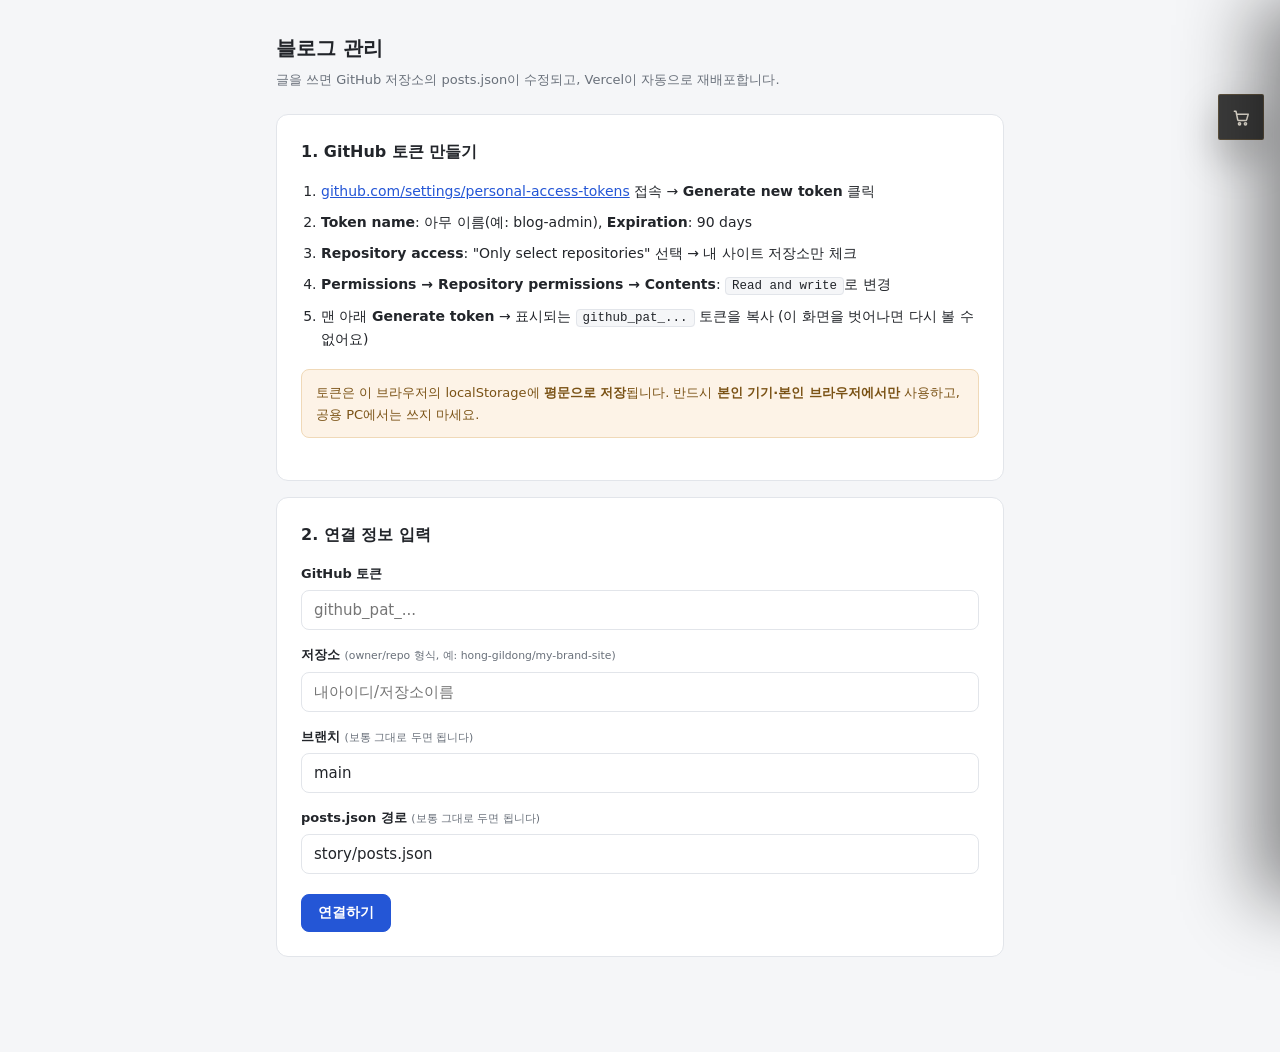
<file: story/admin.html>
<!DOCTYPE html>
<html lang="ko">
<head>
<meta charset="UTF-8">
<meta name="viewport" content="width=device-width, initial-scale=1">
<meta name="robots" content="noindex, nofollow">
<title>블로그 관리</title>
<link rel="icon" href="../assets/favicon.svg" type="image/svg+xml">
<style>
:root{
  --a-bg:#f5f6f8; --a-panel:#ffffff; --a-ink:#22252a; --a-sub:#69707a;
  --a-line:#e2e5ea; --a-brand:#2456d6; --a-danger:#c0392b; --a-ok:#1e7e46;
}
*{margin:0;padding:0;box-sizing:border-box}
body{background:var(--a-bg);color:var(--a-ink);line-height:1.65;
  font-family:system-ui,-apple-system,'Apple SD Gothic Neo','Malgun Gothic',sans-serif;
  font-size:15px;min-height:100vh}
.wrap{max-width:760px;margin:0 auto;padding:32px 16px 80px}
h1{font-size:20px;font-weight:700;margin-bottom:4px}
.sub{color:var(--a-sub);font-size:13px;margin-bottom:24px}
.panel{background:var(--a-panel);border:1px solid var(--a-line);border-radius:12px;
  padding:24px;margin-bottom:16px}
.panel h2{font-size:16px;margin-bottom:14px}
ol.guide{margin:0 0 18px 20px;font-size:14px;color:var(--a-ink)}
ol.guide li{margin-bottom:8px}
ol.guide code{background:var(--a-bg);border:1px solid var(--a-line);border-radius:4px;
  padding:1px 6px;font-size:12.5px;word-break:break-all}
.warn{background:#fdf3e7;border:1px solid #f0d9b8;color:#7a5215;border-radius:8px;
  padding:12px 14px;font-size:13px;margin-bottom:18px}
label{display:block;font-size:13px;font-weight:600;margin:14px 0 6px}
label small{font-weight:400;color:var(--a-sub)}
input[type=text],input[type=password],input[type=date],textarea{
  width:100%;border:1px solid var(--a-line);border-radius:8px;padding:10px 12px;
  font-size:15px;font-family:inherit;background:#fff;color:var(--a-ink)}
input:focus,textarea:focus{outline:2px solid color-mix(in srgb,var(--a-brand) 35%,transparent);
  border-color:var(--a-brand)}
textarea{min-height:260px;resize:vertical;line-height:1.7}
.btn{display:inline-block;border:1px solid var(--a-line);background:#fff;color:var(--a-ink);
  border-radius:8px;padding:9px 16px;font-size:14px;font-weight:600;cursor:pointer;
  font-family:inherit}
.btn:hover{background:var(--a-bg)}
.btn.primary{background:var(--a-brand);border-color:var(--a-brand);color:#fff}
.btn.primary:hover{filter:brightness(1.08)}
.btn.danger{color:var(--a-danger)}
.btn.small{padding:5px 10px;font-size:12.5px;font-weight:500}
.btn:disabled{opacity:.5;cursor:default}
.row-actions{display:flex;gap:8px;margin-top:20px;flex-wrap:wrap}
.status{margin:14px 0 0;padding:11px 14px;border-radius:8px;font-size:13.5px;display:none}
.status.show{display:block}
.status.info{background:#eef3fd;color:#1d3f8f;border:1px solid #ccdaf6}
.status.ok{background:#e9f6ee;color:var(--a-ok);border:1px solid #c4e5d1}
.status.err{background:#fdeeec;color:var(--a-danger);border:1px solid #f2cdc7;white-space:pre-line}
.topbar{display:flex;justify-content:space-between;align-items:flex-start;gap:12px;
  flex-wrap:wrap;margin-bottom:20px}
.repo-chip{font-size:12.5px;color:var(--a-sub);background:var(--a-panel);
  border:1px solid var(--a-line);border-radius:999px;padding:4px 12px}
.tbl-wrap{overflow-x:auto}
table{width:100%;border-collapse:collapse;font-size:14px}
th,td{text-align:left;padding:11px 10px;border-bottom:1px solid var(--a-line);
  vertical-align:middle}
th{font-size:12px;color:var(--a-sub);font-weight:600;letter-spacing:.03em}
td.title-cell{font-weight:600;max-width:280px}
td .date{color:var(--a-sub);font-size:13px;white-space:nowrap}
td.ops{white-space:nowrap;text-align:right}
.empty-row td{color:var(--a-sub);text-align:center;padding:32px 10px}
.help{background:var(--a-bg);border:1px solid var(--a-line);border-radius:8px;
  padding:10px 14px;font-size:12.5px;color:var(--a-sub);margin-top:8px;line-height:1.8}
.help code{background:#fff;border:1px solid var(--a-line);border-radius:4px;padding:0 5px}
.hidden{display:none}
a.plain{color:var(--a-brand)}
@media (max-width:520px){
  .panel{padding:18px 14px}
  td.title-cell{max-width:150px}
}
</style>
<link rel="stylesheet" href="../assets/cart.css">
</head>
<body>
<div class="wrap">
  <h1>블로그 관리</h1>
  <p class="sub">글을 쓰면 GitHub 저장소의 posts.json이 수정되고, Vercel이 자동으로 재배포합니다.</p>

  <!-- ===== 연결 화면 ===== -->
  <section id="view-connect" class="hidden">
    <div class="panel">
      <h2>1. GitHub 토큰 만들기</h2>
      <ol class="guide">
        <li><a class="plain" href="https://github.com/settings/personal-access-tokens" target="_blank" rel="noopener">github.com/settings/personal-access-tokens</a> 접속 → <strong>Generate new token</strong> 클릭</li>
        <li><strong>Token name</strong>: 아무 이름(예: blog-admin), <strong>Expiration</strong>: 90 days</li>
        <li><strong>Repository access</strong>: "Only select repositories" 선택 → 내 사이트 저장소만 체크</li>
        <li><strong>Permissions → Repository permissions → Contents</strong>: <code>Read and write</code>로 변경</li>
        <li>맨 아래 <strong>Generate token</strong> → 표시되는 <code>github_pat_...</code> 토큰을 복사 (이 화면을 벗어나면 다시 볼 수 없어요)</li>
      </ol>
      <div class="warn">토큰은 이 브라우저의 localStorage에 <strong>평문으로 저장</strong>됩니다. 반드시 <strong>본인 기기·본인 브라우저에서만</strong> 사용하고, 공용 PC에서는 쓰지 마세요.</div>
    </div>
    <div class="panel">
      <h2>2. 연결 정보 입력</h2>
      <form id="connect-form">
        <label>GitHub 토큰</label>
        <input type="password" id="c-token" placeholder="github_pat_..." autocomplete="off" required>
        <label>저장소 <small>(owner/repo 형식, 예: hong-gildong/my-brand-site)</small></label>
        <input type="text" id="c-repo" placeholder="내아이디/저장소이름" autocomplete="off" required>
        <label>브랜치 <small>(보통 그대로 두면 됩니다)</small></label>
        <input type="text" id="c-branch" value="main" autocomplete="off">
        <label>posts.json 경로 <small>(보통 그대로 두면 됩니다)</small></label>
        <input type="text" id="c-path" value="story/posts.json" autocomplete="off">
        <div class="row-actions">
          <button type="submit" class="btn primary">연결하기</button>
        </div>
      </form>
      <div id="connect-status" class="status"></div>
    </div>
  </section>

  <!-- ===== 목록 화면 ===== -->
  <section id="view-list" class="hidden">
    <div class="topbar">
      <span class="repo-chip" id="repo-chip"></span>
      <div style="display:flex;gap:8px;flex-wrap:wrap">
        <a class="btn small" href="../index.html" id="open-blog">내 블로그 열기</a>
        <button class="btn small" id="btn-reload">새로고침</button>
        <button class="btn small danger" id="btn-disconnect">연결 해제</button>
      </div>
    </div>
    <div class="panel">
      <div style="display:flex;justify-content:space-between;align-items:center;margin-bottom:14px">
        <h2 style="margin:0">글 목록</h2>
        <button class="btn primary" id="btn-new">새 글 쓰기</button>
      </div>
      <div class="tbl-wrap">
        <table>
          <thead><tr><th>제목</th><th>날짜</th><th style="text-align:right">관리</th></tr></thead>
          <tbody id="post-rows"></tbody>
        </table>
      </div>
      <div id="list-status" class="status"></div>
    </div>
  </section>

  <!-- ===== 편집 화면 ===== -->
  <section id="view-edit" class="hidden">
    <div class="panel">
      <h2 id="edit-heading">새 글 쓰기</h2>
      <form id="edit-form">
        <label>제목</label>
        <input type="text" id="f-title" required>
        <label>날짜</label>
        <input type="date" id="f-date" required>
        <label>요약 <small>(목록 카드에 보이는 한두 문장)</small></label>
        <input type="text" id="f-summary">
        <label>태그 <small>(콤마로 구분, 예: 브랜드, 신제품)</small></label>
        <input type="text" id="f-tags">
        <label>본문</label>
        <textarea id="f-body" required></textarea>
        <label>작성자 <small>(검색·AI 신뢰 신호. 예: 홍길동 · ○○ 대표)</small></label>
        <input type="text" id="f-author">
        <label>FAQ <small>(선택. 한 줄에 하나, <code>질문 | 답</code> 형식 — 글 끝에 접이식으로 붙고 FAQ 구조화 데이터가 됩니다)</small></label>
        <textarea id="f-faq" rows="3" placeholder="무기자차는 왜 하얗게 뜨나요? | 산화아연·이산화티탄 입자가 빛을 반사해서입니다. 얇게 여러 번 펴 바르면 줄어듭니다."></textarea>
        <label>참고·출처 <small>(선택. 한 줄에 하나, <code>제목 | URL</code> 형식)</small></label>
        <textarea id="f-sources" rows="2" placeholder="식약처 기능성화장품 안내 | https://..."></textarea>
        <div class="help">
          본문 작성 규칙 (이것만 지원해요)<br>
          &bull; 문단 나누기: 빈 줄 한 줄<br>
          &bull; 소제목: 줄 맨 앞에 <code>## </code><br>
          &bull; 목록: 줄 맨 앞에 <code>- </code>
        </div>
        <div class="row-actions">
          <button type="submit" class="btn primary" id="btn-save">저장</button>
          <button type="button" class="btn" id="btn-cancel">취소</button>
        </div>
      </form>
      <div id="edit-status" class="status"></div>
    </div>
  </section>
</div>

<script>
(function(){
  'use strict';
  var LS_KEY = 'blogAdminConfig';
  var API = 'https://api.github.com';
  var config = null;      // {token, repo, branch, path}
  var posts = [];         // 현재 posts 배열
  var currentSha = null;  // posts.json의 현재 sha
  var editingId = null;   // 수정 중인 글 id (새 글이면 null)

  // ---------- 유틸 ----------
  function $(id){ return document.getElementById(id); }
  function show(id){ ['view-connect','view-list','view-edit'].forEach(function(v){
    $(v).classList.toggle('hidden', v !== id); }); window.scrollTo(0,0); }
  function setStatus(id, type, msg){
    var n = $(id);
    n.className = 'status show ' + type;
    n.textContent = msg;
  }
  function clearStatus(id){ $(id).className = 'status'; $(id).textContent=''; }

  // 유니코드 안전 base64
  function b64encode(str){
    var bytes = new TextEncoder().encode(str), bin = '';
    for (var i = 0; i < bytes.length; i++) bin += String.fromCharCode(bytes[i]);
    return btoa(bin);
  }
  function b64decode(b64){
    var bin = atob(b64.replace(/\s/g,'')), bytes = new Uint8Array(bin.length);
    for (var i = 0; i < bin.length; i++) bytes[i] = bin.charCodeAt(i);
    return new TextDecoder().decode(bytes);
  }

  function slugify(title){
    var s = String(title).toLowerCase()
      .replace(/[^a-z0-9가-힣]+/g, '-')
      .replace(/^-+|-+$/g, '')
      .slice(0, 40);
    return (s || 'post') + '-' + Date.now().toString(36);
  }

  function today(){
    var d = new Date();
    return d.getFullYear() + '-' + String(d.getMonth()+1).padStart(2,'0') + '-' +
      String(d.getDate()).padStart(2,'0');
  }

  // ---------- GitHub API ----------
  function gh(method, urlPath, body){
    return fetch(API + urlPath, {
      method: method,
      headers: {
        'Authorization': 'Bearer ' + config.token,
        'Accept': 'application/vnd.github+json',
        'X-GitHub-Api-Version': '2022-11-28'
      },
      body: body ? JSON.stringify(body) : undefined
    });
  }

  function contentsPath(){
    return '/repos/' + config.repo + '/contents/' +
      config.path.split('/').map(encodeURIComponent).join('/');
  }

  function friendlyError(status, detail){
    if (status === 401) return '토큰이 올바르지 않거나 만료되었습니다. 연결 해제 후 새 토큰으로 다시 연결해 주세요.';
    if (status === 403) return '권한이 없습니다. 토큰의 Repository access에 이 저장소가 포함되어 있고, Contents 권한이 Read and write인지 확인해 주세요.';
    if (status === 404) return '파일을 찾을 수 없습니다. 저장소 이름(owner/repo), 브랜치, posts.json 경로를 확인해 주세요.';
    return 'GitHub 오류 (' + status + ')' + (detail ? '\n' + detail : '');
  }

  function loadPosts(){
    return gh('GET', contentsPath() + '?ref=' + encodeURIComponent(config.branch))
      .then(function(r){
        if (!r.ok) return r.json().catch(function(){return {};}).then(function(j){
          throw new Error(friendlyError(r.status, j.message));
        });
        return r.json();
      })
      .then(function(j){
        currentSha = j.sha;
        var parsed;
        try { parsed = JSON.parse(b64decode(j.content)); }
        catch(e){ throw new Error('posts.json 파싱에 실패했습니다. 파일이 올바른 JSON인지 확인해 주세요.'); }
        posts = Array.isArray(parsed) ? parsed : [];
        return posts;
      });
  }

  // newPosts 저장. 409/sha 불일치 시 1회 재로드 후 재시도.
  function savePosts(newPosts, message, isRetry){
    var body = {
      message: message,
      content: b64encode(JSON.stringify(newPosts, null, 2) + '\n'),
      sha: currentSha,
      branch: config.branch
    };
    return gh('PUT', contentsPath(), body).then(function(r){
      if (r.ok) return r.json().then(function(j){
        currentSha = j.content && j.content.sha;
        posts = newPosts;
      });
      return r.json().catch(function(){return {};}).then(function(j){
        var conflict = r.status === 409 ||
          (r.status === 422 && /sha/i.test(j.message || ''));
        if (conflict && !isRetry){
          // 원격이 먼저 바뀜: 재로드 후 1회 재시도 (내 변경을 최신 상태 위에 다시 적용해야 하므로
          // 여기서는 sha만 새로 받아 같은 내용으로 재시도)
          return loadPosts().then(function(){
            return savePosts(newPosts, message, true);
          });
        }
        throw new Error(friendlyError(r.status, j.message));
      });
    });
  }

  // ---------- 화면: 연결 ----------
  $('connect-form').addEventListener('submit', function(e){
    e.preventDefault();
    var repo = $('c-repo').value.trim().replace(/^https?:\/\/github\.com\//,'').replace(/\/+$/,'');
    var cfg = {
      token: $('c-token').value.trim(),
      repo: repo,
      branch: $('c-branch').value.trim() || 'main',
      path: $('c-path').value.trim().replace(/^\/+/,'') || 'story/posts.json'
    };
    if (!/^[^\/\s]+\/[^\/\s]+$/.test(cfg.repo)){
      setStatus('connect-status','err','저장소는 owner/repo 형식으로 입력해 주세요. (예: hong-gildong/my-site)');
      return;
    }
    config = cfg;
    setStatus('connect-status','info','연결 확인 중...');
    loadPosts().then(function(){
      localStorage.setItem(LS_KEY, JSON.stringify(cfg));
      clearStatus('connect-status');
      renderList();
      show('view-list');
    }).catch(function(err){
      config = null;
      setStatus('connect-status','err', err.message);
    });
  });

  // ---------- 화면: 목록 ----------
  function renderList(){
    $('repo-chip').textContent = config.repo + ' · ' + config.branch + ' · ' + config.path;
    var tbody = $('post-rows');
    tbody.textContent = '';
    var sorted = posts.slice().sort(function(a,b){
      return String(b.date||'').localeCompare(String(a.date||''));
    });
    if (sorted.length === 0){
      var tr = document.createElement('tr');
      tr.className = 'empty-row';
      var td = document.createElement('td');
      td.colSpan = 3;
      td.textContent = '아직 글이 없습니다. 첫 글을 써보세요.';
      tr.appendChild(td);
      tbody.appendChild(tr);
      return;
    }
    sorted.forEach(function(p){
      var tr = document.createElement('tr');
      var tdT = document.createElement('td');
      tdT.className = 'title-cell';
      tdT.textContent = String(p.title || '(제목 없음)');
      var tdD = document.createElement('td');
      var span = document.createElement('span');
      span.className = 'date';
      span.textContent = String(p.date || '');
      tdD.appendChild(span);
      var tdO = document.createElement('td');
      tdO.className = 'ops';
      var bE = document.createElement('button');
      bE.className = 'btn small'; bE.type = 'button'; bE.textContent = '수정';
      bE.addEventListener('click', function(){ openEdit(p.id); });
      var bD = document.createElement('button');
      bD.className = 'btn small danger'; bD.type = 'button'; bD.textContent = '삭제';
      bD.style.marginLeft = '6px';
      bD.addEventListener('click', function(){ removePost(p); });
      tdO.appendChild(bE); tdO.appendChild(bD);
      tr.appendChild(tdT); tr.appendChild(tdD); tr.appendChild(tdO);
      tbody.appendChild(tr);
    });
  }

  $('btn-reload').addEventListener('click', function(){
    setStatus('list-status','info','불러오는 중...');
    loadPosts().then(function(){ clearStatus('list-status'); renderList(); })
      .catch(function(err){ setStatus('list-status','err', err.message); });
  });

  $('btn-disconnect').addEventListener('click', function(){
    if (!confirm('연결을 해제할까요? 저장된 토큰과 설정이 이 브라우저에서 삭제됩니다.')) return;
    localStorage.removeItem(LS_KEY);
    config = null; posts = []; currentSha = null;
    $('c-token').value = '';
    show('view-connect');
  });

  function removePost(p){
    if (!confirm('"' + String(p.title||'') + '" 글을 삭제할까요? 되돌릴 수 없습니다.')) return;
    var newPosts = posts.filter(function(x){ return x.id !== p.id; });
    setStatus('list-status','info','삭제하는 중...');
    savePosts(newPosts, 'post: 삭제 - ' + String(p.title||p.id))
      .then(function(){
        renderList();
        setStatus('list-status','ok','삭제 완료 — Vercel이 1~2분 안에 자동 재배포합니다.');
      })
      .catch(function(err){ setStatus('list-status','err', err.message); });
  }

  // ---------- 화면: 편집 ----------
  function openEdit(id){
    editingId = id || null;
    clearStatus('edit-status');
    var p = null;
    if (id) posts.forEach(function(x){ if (x.id === id) p = x; });
    $('edit-heading').textContent = p ? '글 수정' : '새 글 쓰기';
    $('f-title').value = p ? String(p.title||'') : '';
    $('f-date').value = p ? String(p.date||today()) : today();
    $('f-summary').value = p ? String(p.summary||'') : '';
    $('f-tags').value = p && Array.isArray(p.tags) ? p.tags.join(', ') : '';
    $('f-body').value = p ? String(p.body||'') : '';
    $('f-author').value = p ? String(p.author||'') : (localStorage.getItem('blog-author') || '');
    $('f-faq').value = p && Array.isArray(p.faq) ? p.faq.map(function(f){ return (f.q||'') + ' | ' + (f.a||''); }).join('\n') : '';
    $('f-sources').value = p && Array.isArray(p.sources) ? p.sources.map(function(s){ return (s.title||'') + (s.url ? ' | ' + s.url : ''); }).join('\n') : '';
    show('view-edit');
  }

  $('btn-new').addEventListener('click', function(){ openEdit(null); });
  $('btn-cancel').addEventListener('click', function(){ show('view-list'); });

  $('edit-form').addEventListener('submit', function(e){
    e.preventDefault();
    var title = $('f-title').value.trim();
    var prev = null;
    if (editingId) posts.forEach(function(x){ if (x.id === editingId) prev = x; });
    function pairs(text, k1, k2){
      return text.split('\n').map(function(l){ return l.trim(); }).filter(Boolean).map(function(l){
        var i = l.indexOf('|'); var o = {};
        o[k1] = (i < 0 ? l : l.slice(0, i)).trim();
        if (i >= 0 && l.slice(i+1).trim()) o[k2] = l.slice(i+1).trim();
        return o;
      });
    }
    var author = $('f-author').value.trim();
    if (author) localStorage.setItem('blog-author', author);
    var faq = pairs($('f-faq').value, 'q', 'a').filter(function(f){ return f.q && f.a; });
    var sources = pairs($('f-sources').value, 'title', 'url');
    // 이 폼에 없는 필드(url·description·updated 등)는 그대로 보존합니다.
    var post = Object.assign({}, prev || {}, {
      id: editingId || slugify(title),
      title: title,
      date: $('f-date').value || today(),
      summary: $('f-summary').value.trim(),
      tags: $('f-tags').value.split(',').map(function(s){return s.trim();}).filter(Boolean),
      body: $('f-body').value.replace(/\r\n/g,'\n').trim()
    });
    if (author) post.author = author; else delete post.author;
    if (faq.length) post.faq = faq; else delete post.faq;
    if (sources.length) post.sources = sources; else delete post.sources;
    if (prev && prev.body !== post.body) post.updated = today();
    var newPosts;
    if (editingId){
      newPosts = posts.map(function(x){ return x.id === editingId ? post : x; });
    } else {
      newPosts = posts.concat([post]);
    }
    var btn = $('btn-save');
    btn.disabled = true;
    setStatus('edit-status','info','저장하는 중...');
    savePosts(newPosts, 'post: ' + title)
      .then(function(){
        btn.disabled = false;
        renderList();
        show('view-list');
        setStatus('list-status','ok','저장 완료 — Vercel이 1~2분 안에 자동 재배포합니다. 위의 "내 블로그 열기"로 확인해 보세요.');
      })
      .catch(function(err){
        btn.disabled = false;
        setStatus('edit-status','err', err.message);
      });
  });

  // ---------- 시작 ----------
  (function init(){
    var saved = null;
    try { saved = JSON.parse(localStorage.getItem(LS_KEY) || 'null'); } catch(e){}
    if (saved && saved.token && saved.repo){
      config = saved;
      show('view-list');
      $('repo-chip').textContent = config.repo;
      setStatus('list-status','info','글 목록을 불러오는 중...');
      loadPosts().then(function(){ clearStatus('list-status'); renderList(); })
        .catch(function(err){ setStatus('list-status','err', err.message); renderList(); });
    } else {
      show('view-connect');
    }
  })();
})();
</script>
<script src="../assets/cart.js" defer></script>
</body>
</html>
</file>
<file: assets/cart.css>
/* ==========================================================================
   장바구니 부품 키트 — cart.css
   실행DAY 2026-08-29 · https://runday.irumai.kr/260829/kit/cart/

   ● 브랜드에 맞추려면 아래 변수 6개만 바꾸면 됩니다.
     클래스 이름은 전부 rdcart- 로 시작해서 내 사이트 CSS 와 겹치지 않습니다.
   ========================================================================== */
:root {
  --cart-bg:     #090a08;   /* 서랍 바탕색 */
  --cart-ink:    #f2ecdf;   /* 글자색 (버튼 바탕색으로도 씁니다) */
  --cart-line:   rgba(184, 139, 74, .28);   /* 구분선 */
  --cart-accent: #b88b4a;   /* 뱃지·강조 */
  --cart-radius: 2px;      /* 모서리 둥글기 */
  --cart-font:   "Pretendard Variable", "Pretendard", "Noto Sans KR", "Malgun Gothic", sans-serif;
}

/* ───────── 열렸을 때 배경 스크롤 잠금 ───────── */
html.rdcart-locked, body.rdcart-locked { overflow: hidden; }

/* ───────── 장바구니 버튼 ───────── */
.rdcart-btn {
  position: relative;
  display: inline-grid; place-items: center;
  width: 46px; height: 46px; padding: 0;
  border: 1px solid var(--cart-line); border-radius: var(--cart-radius);
  background: rgba(9, 10, 8, .78); color: var(--cart-ink);
  font: inherit; cursor: pointer;
  backdrop-filter: blur(18px);
  transition: transform .2s ease, box-shadow .2s ease, border-color .2s ease, background .2s ease;
}
.rdcart-btn--float {
  position: fixed; top: calc(var(--header-h, 78px) + 16px); right: 16px; z-index: 90;
  box-shadow: 0 18px 40px rgba(0, 0, 0, .26);
}
.rdcart-btn:active { transform: translateY(0); }
@media (hover: hover) { .rdcart-btn:hover { transform: translateY(-1px); border-color: var(--cart-accent); background: rgba(9, 10, 8, .92); } }
.rdcart-btn:focus-visible { outline: 2px solid var(--cart-accent); outline-offset: 3px; }
.rdcart-btn svg { display: block; }

.rdcart-btn__count {
  position: absolute; top: -3px; right: -3px;
  min-width: 20px; height: 20px; padding: 0 5px;
  display: grid; place-items: center;
  border-radius: 999px;
  background: var(--cart-accent); color: #090a08;
  font-family: var(--cart-font);
  font-size: 11px; font-weight: 800; line-height: 1;
  transform: scale(0); transition: transform .25s cubic-bezier(.2, .8, .3, 1);
}
.rdcart-btn--has .rdcart-btn__count { transform: scale(1); }

/* 담기 버튼의 "담았습니다" 순간 (참가자 버튼 스타일은 건드리지 않습니다) */
.rdcart-added { opacity: .68; }

/* ───────── 서랍 ───────── */
.rdcart {
  position: fixed; inset: 0; z-index: 100;
  pointer-events: none;
  font-family: var(--cart-font);
  color: var(--cart-ink);
  -webkit-text-size-adjust: 100%;
}
.rdcart--open { pointer-events: auto; }

.rdcart__back {
  position: absolute; inset: 0;
  background: rgba(9, 10, 8, .68);
  opacity: 0; transition: opacity .32s ease;
}
.rdcart--open .rdcart__back { opacity: 1; }

.rdcart__panel {
  position: absolute; top: 0; right: 0;
  height: 100%; width: min(400px, 92vw);
  display: flex; flex-direction: column;
  background: var(--cart-bg);
  border-left: 1px solid var(--cart-line);
  box-shadow: -24px 0 70px rgba(0, 0, 0, .46);
  transform: translateX(100%);
  transition: transform .38s cubic-bezier(.2, .8, .3, 1);
}
.rdcart--open .rdcart__panel { transform: none; }

.rdcart__head {
  display: flex; align-items: center; justify-content: space-between;
  gap: 12px; padding: 20px 22px;
  border-bottom: 1px solid var(--cart-line);
}
.rdcart__title { margin: 0; font-size: 17px; font-weight: 800; letter-spacing: -.02em; }
.rdcart__close {
  width: 34px; height: 34px; flex: none;
  border: 0; border-radius: 999px; background: none;
  color: var(--cart-ink); font: inherit; font-size: 22px; line-height: 1;
  cursor: pointer; opacity: .6;
}
@media (hover: hover) { .rdcart__close:hover { background: rgba(184, 139, 74, .14); opacity: 1; } }
.rdcart__close:focus-visible { outline: 2px solid var(--cart-accent); outline-offset: 2px; }

.rdcart__body { flex: 1; overflow-y: auto; padding: 6px 22px; -webkit-overflow-scrolling: touch; }
.rdcart__empty { padding: 34px 0; margin: 0; font-size: 14px; line-height: 1.85; opacity: .6; }

/* ───────── 줄 ───────── */
.rdcart__line {
  display: flex; align-items: center; gap: 12px;
  padding: 15px 0; border-bottom: 1px solid var(--cart-line);
}
.rdcart__grow { flex: 1; min-width: 0; }
.rdcart__grow b {
  display: block; font-size: 14.5px; font-weight: 700; letter-spacing: -.02em;
  overflow-wrap: anywhere;
}
.rdcart__grow small { display: block; margin-top: 3px; font-size: 12.5px; opacity: .6; }

.rdcart__go {
  display: inline-block; margin-top: 7px;
  font-size: 12.5px; font-weight: 700; color: var(--cart-ink);
  text-decoration: none;
  border-bottom: 1.5px solid var(--cart-ink); padding-bottom: 1px;
}
@media (hover: hover) { .rdcart__go:hover { opacity: .6; } }
.rdcart__go--off {
  font-weight: 400; opacity: .45;
  border-bottom-style: dotted; cursor: default;
}

.rdcart__qty {
  display: inline-flex; align-items: center; flex: none;
  border-radius: 999px; box-shadow: inset 0 0 0 1.5px var(--cart-line);
}
.rdcart__qty button {
  width: 32px; height: 32px; padding: 0;
  border: 0; border-radius: 999px; background: none;
  color: var(--cart-ink); font: inherit; font-size: 16px; font-weight: 700;
  cursor: pointer;
}
@media (hover: hover) { .rdcart__qty button:hover { background: rgba(184, 139, 74, .14); } }
.rdcart__qty button:focus-visible { outline: 2px solid var(--cart-accent); outline-offset: 1px; }
.rdcart__qty > span { min-width: 26px; text-align: center; font-size: 14px; font-weight: 700; }

.rdcart__kill {
  flex: none; border: 0; background: none; padding: 4px 2px;
  color: var(--cart-ink); font: inherit; font-size: 12px; opacity: .55;
  text-decoration: underline; text-underline-offset: 3px; cursor: pointer;
}
@media (hover: hover) { .rdcart__kill:hover { opacity: 1; color: var(--cart-accent); } }

/* ───────── 아래 (합계·안내·버튼) ───────── */
.rdcart__foot {
  padding: 18px 22px calc(22px + env(safe-area-inset-bottom, 0px));
  border-top: 1px solid var(--cart-line);
  background: var(--cart-bg);
}
.rdcart__sum { display: flex; align-items: baseline; justify-content: space-between; }
.rdcart__sum span { font-size: 13px; opacity: .6; }
.rdcart__sum b { font-size: 21px; font-weight: 800; letter-spacing: -.03em; }

.rdcart__lead { margin: 12px 0 14px; font-size: 12.5px; line-height: 1.7; opacity: .62; }

.rdcart__acts { display: grid; grid-template-columns: 1fr 1fr; gap: 8px; }
.rdcart__act {
  display: inline-flex; align-items: center; justify-content: center;
  min-height: 46px; padding: 0 12px;
  border: 1.5px solid var(--cart-ink); border-radius: var(--cart-radius);
  font: inherit; font-size: 14px; font-weight: 700; letter-spacing: -.01em;
  text-decoration: none; cursor: pointer;
  transition: opacity .2s ease;
}
@media (hover: hover) { .rdcart__act:hover { opacity: .78; } }
.rdcart__act:focus-visible { outline: 2px solid var(--cart-accent); outline-offset: 2px; }
.rdcart__act--solid { background: var(--cart-accent); border-color: var(--cart-accent); color: #090a08; }
.rdcart__act--ghost { background: none; color: var(--cart-ink); }
.rdcart__act[aria-disabled="true"] { opacity: .35; pointer-events: none; }
.rdcart--empty .rdcart__act { opacity: .35; pointer-events: none; }
.rdcart--empty .rdcart__sum { opacity: .45; }

/* ───────── 모바일 (375px 에서 전체 폭) ───────── */
@media (max-width: 480px) {
  .rdcart__panel { width: 100%; box-shadow: none; }
  .rdcart__head, .rdcart__body, .rdcart__foot { padding-left: 18px; padding-right: 18px; }
  .rdcart__line { gap: 9px; }
  .rdcart__kill { font-size: 11.5px; }
  .rdcart-btn--float { top: calc(var(--header-h, 78px) + 10px); right: 12px; }
}

/* ───────── 움직임을 줄여 달라는 설정 존중 ───────── */
@media (prefers-reduced-motion: reduce) {
  .rdcart__panel, .rdcart__back, .rdcart-btn, .rdcart-btn__count, .rdcart__act {
    transition: none !important;
  }
  .rdcart-btn:hover { transform: none; }
}
</file>
